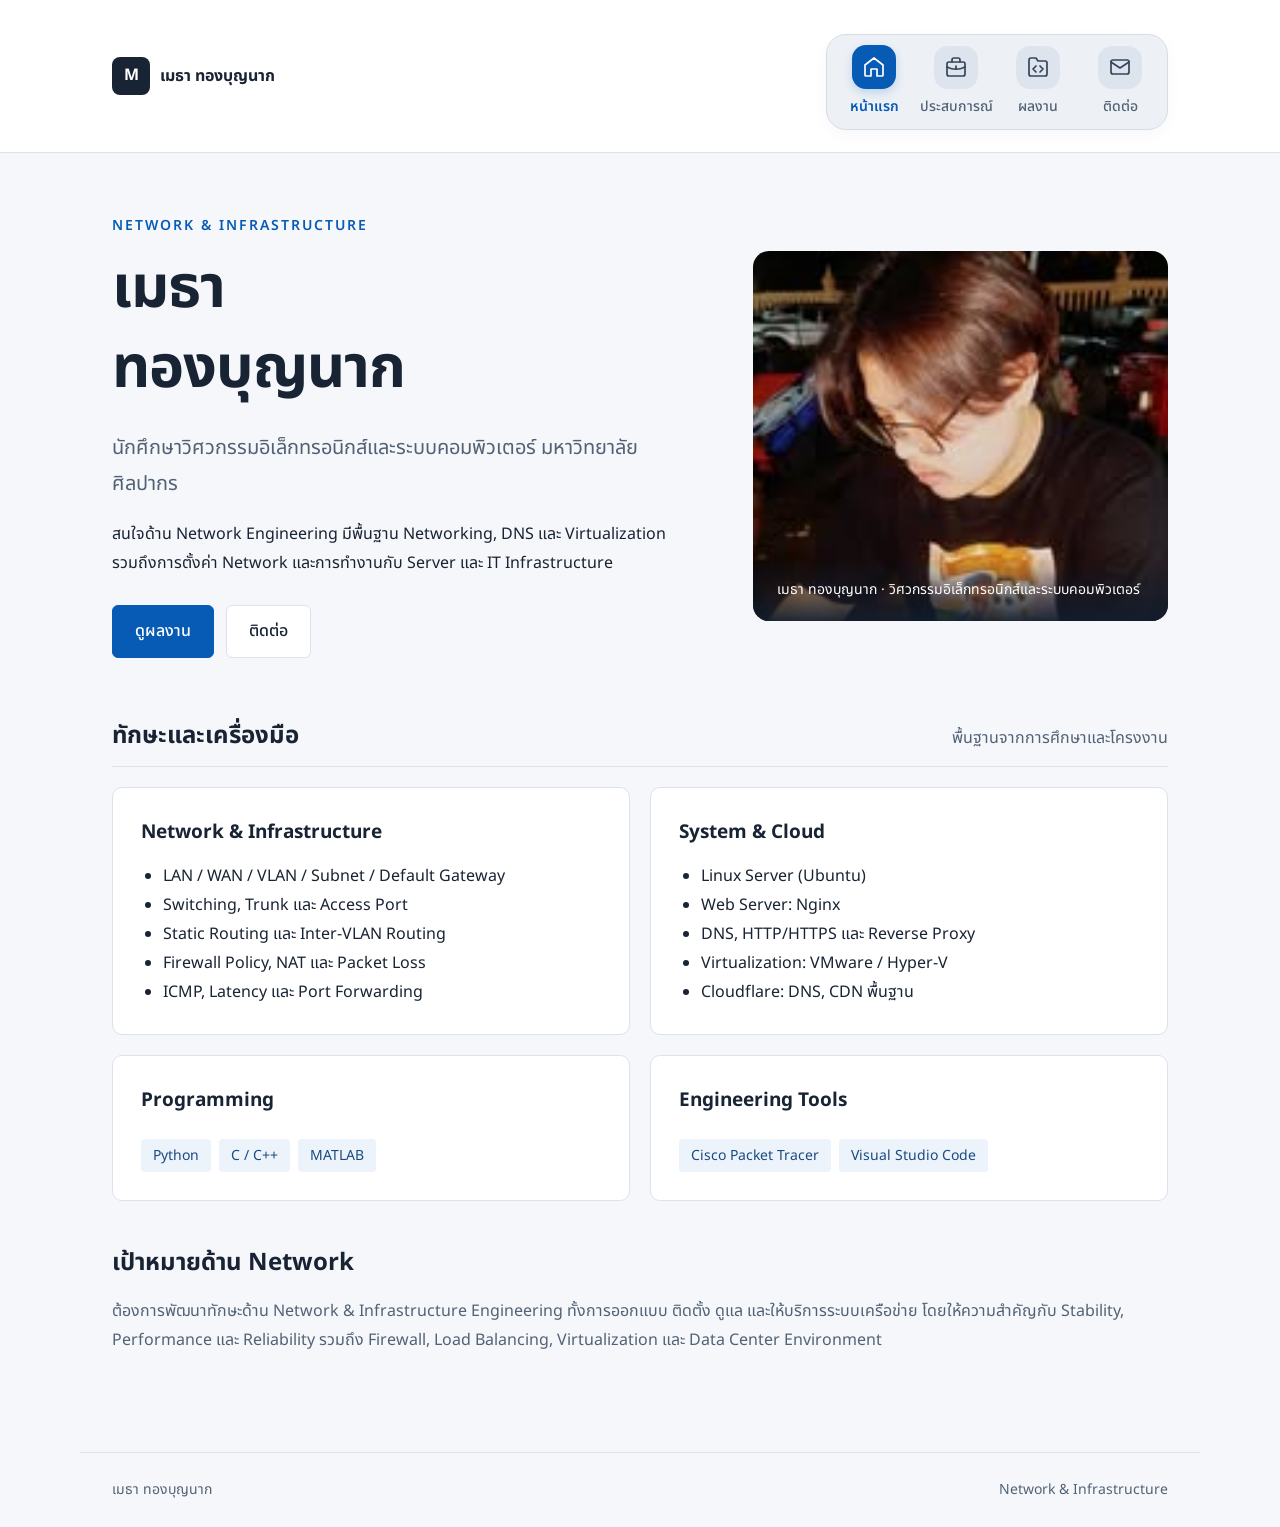
<file: index.html>
<!DOCTYPE html>
<html lang="th"><head><meta charset="UTF-8"><meta name="viewport" content="width=device-width, initial-scale=1"><meta name="description" content="Resume ของเมธา ทองบุญนาก นักศึกษาวิศวกรรมอิเล็กทรอนิกส์และระบบคอมพิวเตอร์ สนใจ Network และ Infrastructure"><title>หน้าแรก | เมธา ทองบุญนาก</title><link rel="icon" type="image/svg+xml" href="favicon.svg"><link rel="stylesheet" href="style.css"><script src="dock.js" defer></script></head><body><header><div class="header-inner"><a class="logo" href="index.html"><span aria-hidden="true">M</span>เมธา ทองบุญนาก</a><nav class="dock" aria-label="เมนูหลัก"><ul><li><a href="index.html" class="active" aria-current="page"><span class="dock-icon"><svg viewBox="0 0 24 24" fill="none" stroke="currentColor" stroke-width="1.7" stroke-linecap="round" stroke-linejoin="round" aria-hidden="true"><path d="m3 10 9-7 9 7v10a1 1 0 0 1-1 1h-5v-7H9v7H4a1 1 0 0 1-1-1z"/></svg></span><span class="dock-label">หน้าแรก</span></a></li><li><a href="experience.html"><span class="dock-icon"><svg viewBox="0 0 24 24" fill="none" stroke="currentColor" stroke-width="1.7" stroke-linecap="round" stroke-linejoin="round" aria-hidden="true"><rect x="3" y="7" width="18" height="14" rx="2"/><path d="M8 7V5a2 2 0 0 1 2-2h4a2 2 0 0 1 2 2v2M3 12a20 20 0 0 0 18 0M12 11v3"/></svg></span><span class="dock-label">ประสบการณ์</span></a></li><li><a href="projects.html"><span class="dock-icon"><svg viewBox="0 0 24 24" fill="none" stroke="currentColor" stroke-width="1.7" stroke-linecap="round" stroke-linejoin="round" aria-hidden="true"><path d="M3 7V5a2 2 0 0 1 2-2h5l2 3h7a2 2 0 0 1 2 2v11a2 2 0 0 1-2 2H5a2 2 0 0 1-2-2z"/><path d="m10 11-3 3 3 3m4-6 3 3-3 3"/></svg></span><span class="dock-label">ผลงาน</span></a></li><li><a href="contact.html"><span class="dock-icon"><svg viewBox="0 0 24 24" fill="none" stroke="currentColor" stroke-width="1.7" stroke-linecap="round" stroke-linejoin="round" aria-hidden="true"><rect x="3" y="5" width="18" height="14" rx="2"/><path d="m3 7 9 6 9-6"/></svg></span><span class="dock-label">ติดต่อ</span></a></li></ul></nav></div></header><main><section class="hero"><div><p class="eyebrow">NETWORK & INFRASTRUCTURE</p><h1>เมธา<br>ทองบุญนาก</h1><p class="lead">นักศึกษาวิศวกรรมอิเล็กทรอนิกส์และระบบคอมพิวเตอร์ มหาวิทยาลัยศิลปากร</p><p>สนใจด้าน Network Engineering มีพื้นฐาน Networking, DNS และ Virtualization รวมถึงการตั้งค่า Network และการทำงานกับ Server และ IT Infrastructure</p><div class="actions"><a class="button primary" href="projects.html">ดูผลงาน</a><a class="button" href="contact.html">ติดต่อ</a></div></div><div class="portrait"><img src="images/profile.jpg" alt="รูปโปรไฟล์ของเมธา ทองบุญนาก" width="160" height="160"><div class="portrait-label">เมธา ทองบุญนาก · วิศวกรรมอิเล็กทรอนิกส์และระบบคอมพิวเตอร์</div></div></section><section class="section"><div class="section-heading"><h2>ทักษะและเครื่องมือ</h2><span class="muted">พื้นฐานจากการศึกษาและโครงงาน</span></div><div class="grid"><article class="card"><h3>Network & Infrastructure</h3><ul><li>LAN / WAN / VLAN / Subnet / Default Gateway</li><li>Switching, Trunk และ Access Port</li><li>Static Routing และ Inter-VLAN Routing</li><li>Firewall Policy, NAT และ Packet Loss</li><li>ICMP, Latency และ Port Forwarding</li></ul></article><article class="card"><h3>System & Cloud</h3><ul><li>Linux Server (Ubuntu)</li><li>Web Server: Nginx</li><li>DNS, HTTP/HTTPS และ Reverse Proxy</li><li>Virtualization: VMware / Hyper-V</li><li>Cloudflare: DNS, CDN พื้นฐาน</li></ul></article><article class="card"><h3>Programming</h3><div class="tags"><span class="tag">Python</span><span class="tag">C / C++</span><span class="tag">MATLAB</span></div></article><article class="card"><h3>Engineering Tools</h3><div class="tags"><span class="tag">Cisco Packet Tracer</span><span class="tag">Visual Studio Code</span></div></article></div></section><section class="section"><h2>เป้าหมายด้าน Network</h2><p class="muted">ต้องการพัฒนาทักษะด้าน Network & Infrastructure Engineering ทั้งการออกแบบ ติดตั้ง ดูแล และให้บริการระบบเครือข่าย โดยให้ความสำคัญกับ Stability, Performance และ Reliability รวมถึง Firewall, Load Balancing, Virtualization และ Data Center Environment</p></section></main><footer><span>เมธา ทองบุญนาก</span><span>Network & Infrastructure</span></footer></body></html>
</file>
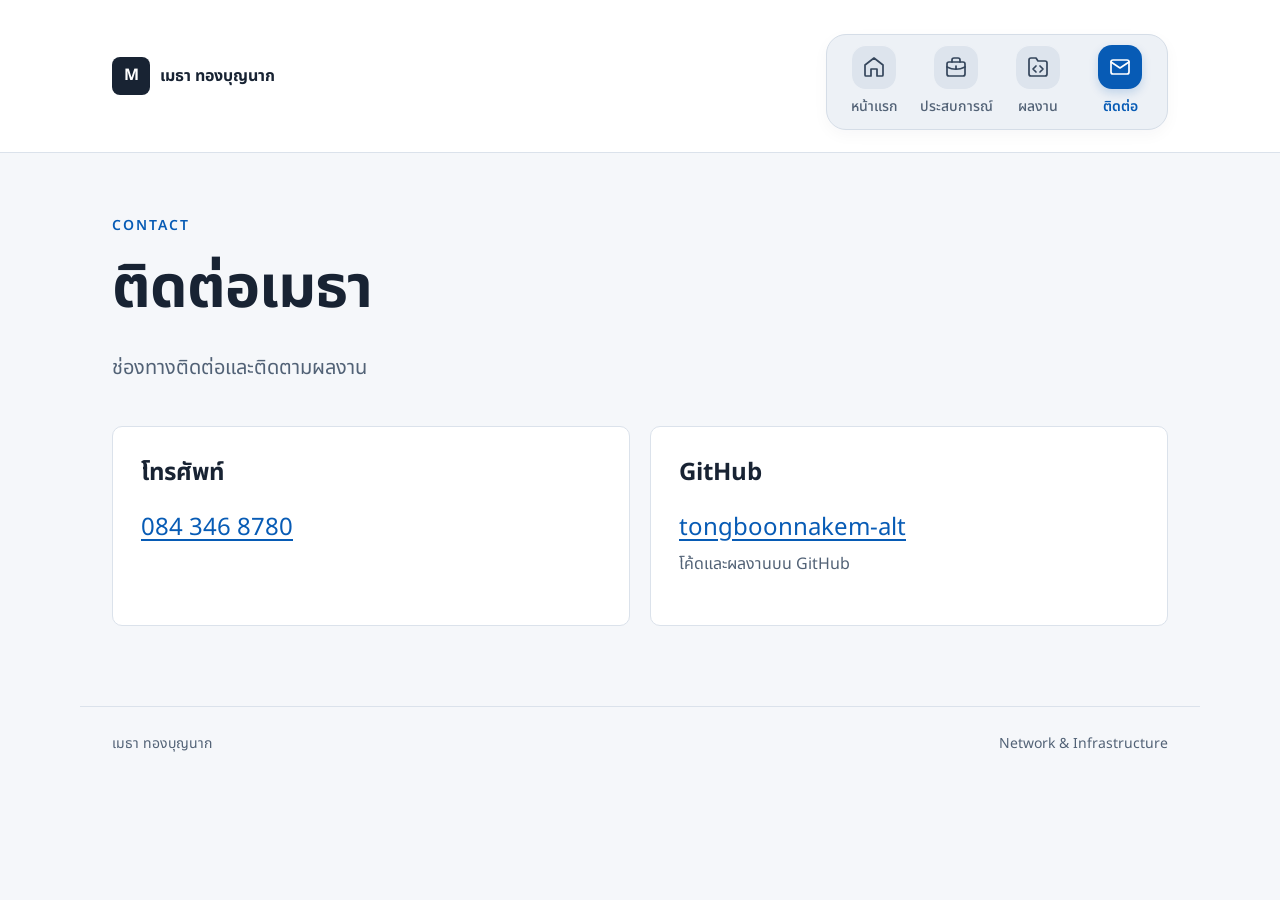
<file: contact.html>
<!DOCTYPE html>
<html lang="th"><head><meta charset="UTF-8"><meta name="viewport" content="width=device-width, initial-scale=1"><meta name="description" content="Resume ของเมธา ทองบุญนาก นักศึกษาวิศวกรรมอิเล็กทรอนิกส์และระบบคอมพิวเตอร์ สนใจ Network และ Infrastructure"><title>ติดต่อ | เมธา ทองบุญนาก</title><link rel="icon" type="image/svg+xml" href="favicon.svg"><link rel="stylesheet" href="style.css"><script src="dock.js" defer></script></head><body><header><div class="header-inner"><a class="logo" href="index.html"><span aria-hidden="true">M</span>เมธา ทองบุญนาก</a><nav class="dock" aria-label="เมนูหลัก"><ul><li><a href="index.html"><span class="dock-icon"><svg viewBox="0 0 24 24" fill="none" stroke="currentColor" stroke-width="1.7" stroke-linecap="round" stroke-linejoin="round" aria-hidden="true"><path d="m3 10 9-7 9 7v10a1 1 0 0 1-1 1h-5v-7H9v7H4a1 1 0 0 1-1-1z"/></svg></span><span class="dock-label">หน้าแรก</span></a></li><li><a href="experience.html"><span class="dock-icon"><svg viewBox="0 0 24 24" fill="none" stroke="currentColor" stroke-width="1.7" stroke-linecap="round" stroke-linejoin="round" aria-hidden="true"><rect x="3" y="7" width="18" height="14" rx="2"/><path d="M8 7V5a2 2 0 0 1 2-2h4a2 2 0 0 1 2 2v2M3 12a20 20 0 0 0 18 0M12 11v3"/></svg></span><span class="dock-label">ประสบการณ์</span></a></li><li><a href="projects.html"><span class="dock-icon"><svg viewBox="0 0 24 24" fill="none" stroke="currentColor" stroke-width="1.7" stroke-linecap="round" stroke-linejoin="round" aria-hidden="true"><path d="M3 7V5a2 2 0 0 1 2-2h5l2 3h7a2 2 0 0 1 2 2v11a2 2 0 0 1-2 2H5a2 2 0 0 1-2-2z"/><path d="m10 11-3 3 3 3m4-6 3 3-3 3"/></svg></span><span class="dock-label">ผลงาน</span></a></li><li><a href="contact.html" class="active" aria-current="page"><span class="dock-icon"><svg viewBox="0 0 24 24" fill="none" stroke="currentColor" stroke-width="1.7" stroke-linecap="round" stroke-linejoin="round" aria-hidden="true"><rect x="3" y="5" width="18" height="14" rx="2"/><path d="m3 7 9 6 9-6"/></svg></span><span class="dock-label">ติดต่อ</span></a></li></ul></nav></div></header><main><div class="intro"><p class="eyebrow">CONTACT</p><h1>ติดต่อเมธา</h1><p class="lead">ช่องทางติดต่อและติดตามผลงาน</p></div><div class="grid"><article class="card"><h2>โทรศัพท์</h2><a class="contact-link" href="tel:+66843468780">084 346 8780</a></article><article class="card"><h2>GitHub</h2><a class="contact-link" href="https://github.com/tongboonnakem-alt" target="_blank" rel="noopener noreferrer">tongboonnakem-alt</a><p class="muted">โค้ดและผลงานบน GitHub</p></article></div></main><footer><span>เมธา ทองบุญนาก</span><span>Network & Infrastructure</span></footer></body></html>
</file>
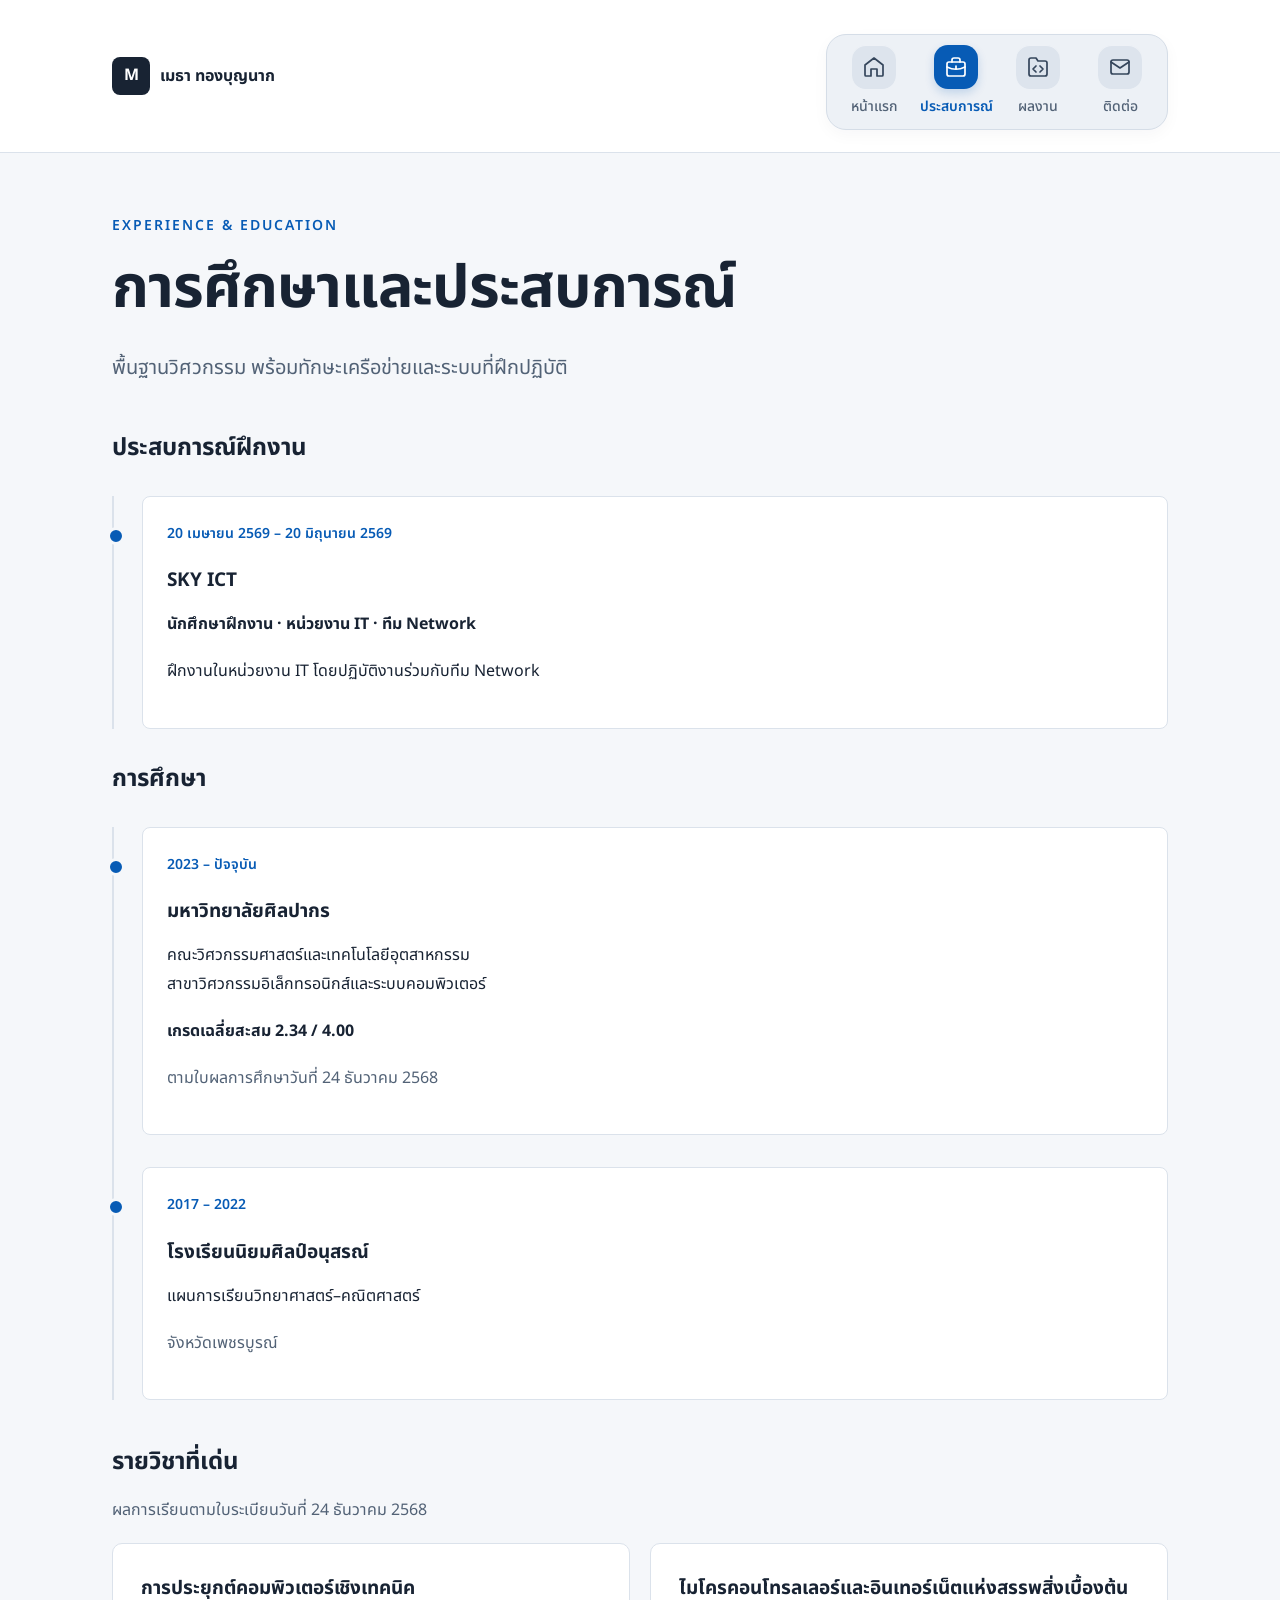
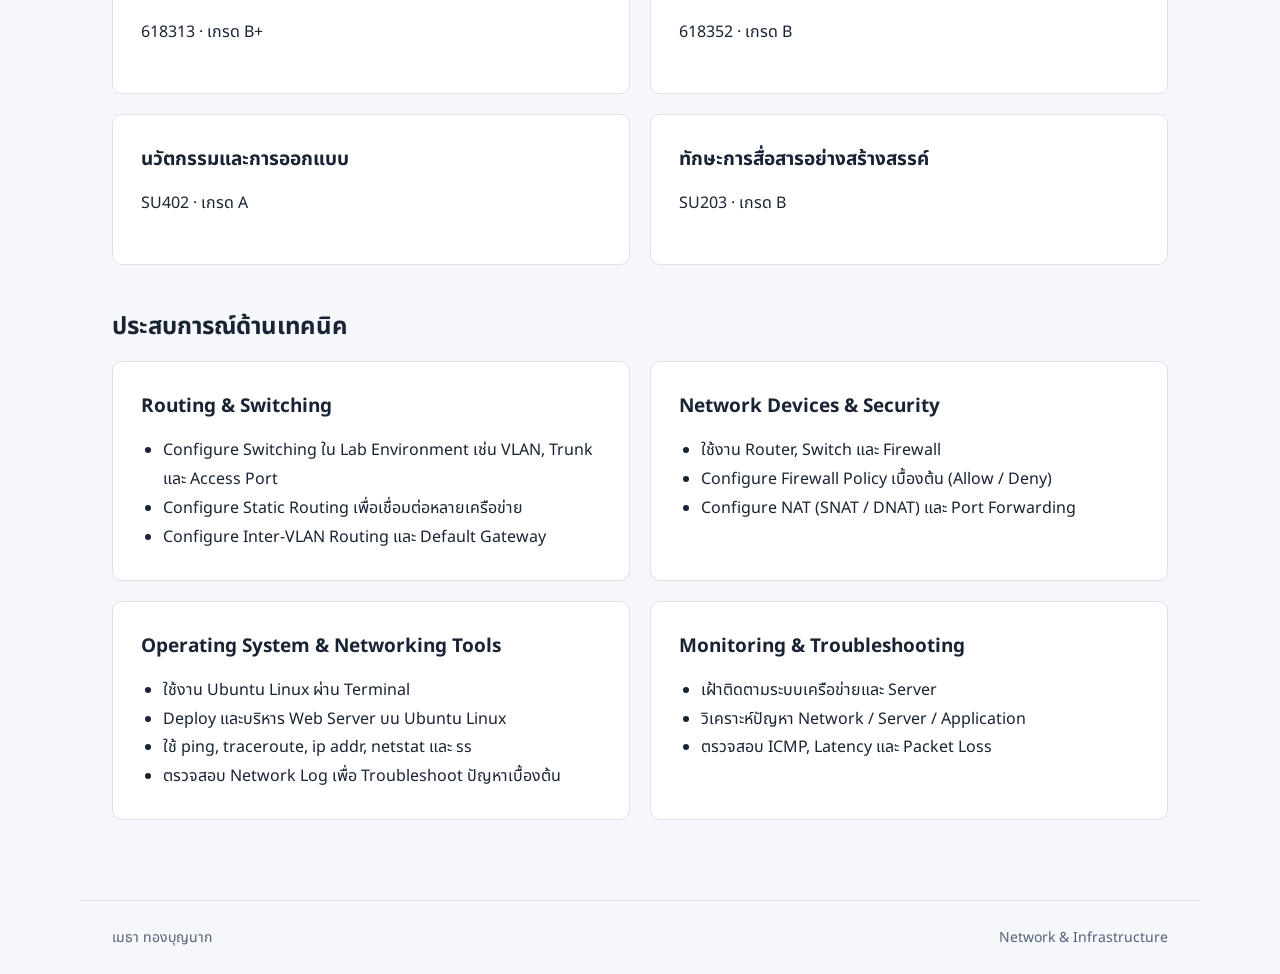
<file: experience.html>
<!DOCTYPE html>
<html lang="th"><head><meta charset="UTF-8"><meta name="viewport" content="width=device-width, initial-scale=1"><meta name="description" content="Resume ของเมธา ทองบุญนาก นักศึกษาวิศวกรรมอิเล็กทรอนิกส์และระบบคอมพิวเตอร์ สนใจ Network และ Infrastructure"><title>ประสบการณ์ | เมธา ทองบุญนาก</title><link rel="icon" type="image/svg+xml" href="favicon.svg"><link rel="stylesheet" href="style.css"><script src="dock.js" defer></script></head><body><header><div class="header-inner"><a class="logo" href="index.html"><span aria-hidden="true">M</span>เมธา ทองบุญนาก</a><nav class="dock" aria-label="เมนูหลัก"><ul><li><a href="index.html"><span class="dock-icon"><svg viewBox="0 0 24 24" fill="none" stroke="currentColor" stroke-width="1.7" stroke-linecap="round" stroke-linejoin="round" aria-hidden="true"><path d="m3 10 9-7 9 7v10a1 1 0 0 1-1 1h-5v-7H9v7H4a1 1 0 0 1-1-1z"/></svg></span><span class="dock-label">หน้าแรก</span></a></li><li><a href="experience.html" class="active" aria-current="page"><span class="dock-icon"><svg viewBox="0 0 24 24" fill="none" stroke="currentColor" stroke-width="1.7" stroke-linecap="round" stroke-linejoin="round" aria-hidden="true"><rect x="3" y="7" width="18" height="14" rx="2"/><path d="M8 7V5a2 2 0 0 1 2-2h4a2 2 0 0 1 2 2v2M3 12a20 20 0 0 0 18 0M12 11v3"/></svg></span><span class="dock-label">ประสบการณ์</span></a></li><li><a href="projects.html"><span class="dock-icon"><svg viewBox="0 0 24 24" fill="none" stroke="currentColor" stroke-width="1.7" stroke-linecap="round" stroke-linejoin="round" aria-hidden="true"><path d="M3 7V5a2 2 0 0 1 2-2h5l2 3h7a2 2 0 0 1 2 2v11a2 2 0 0 1-2 2H5a2 2 0 0 1-2-2z"/><path d="m10 11-3 3 3 3m4-6 3 3-3 3"/></svg></span><span class="dock-label">ผลงาน</span></a></li><li><a href="contact.html"><span class="dock-icon"><svg viewBox="0 0 24 24" fill="none" stroke="currentColor" stroke-width="1.7" stroke-linecap="round" stroke-linejoin="round" aria-hidden="true"><rect x="3" y="5" width="18" height="14" rx="2"/><path d="m3 7 9 6 9-6"/></svg></span><span class="dock-label">ติดต่อ</span></a></li></ul></nav></div></header><main><div class="intro"><p class="eyebrow">EXPERIENCE & EDUCATION</p><h1>การศึกษาและประสบการณ์</h1><p class="lead">พื้นฐานวิศวกรรม พร้อมทักษะเครือข่ายและระบบที่ฝึกปฏิบัติ</p></div><section class="section"><h2>ประสบการณ์ฝึกงาน</h2><div class="timeline"><article><p class="date">20 เมษายน 2569 – 20 มิถุนายน 2569</p><h3>SKY ICT</h3><p><strong>นักศึกษาฝึกงาน · หน่วยงาน IT · ทีม Network</strong></p><p>ฝึกงานในหน่วยงาน IT โดยปฏิบัติงานร่วมกับทีม Network</p></article></div></section><section><h2>การศึกษา</h2><div class="timeline"><article><p class="date">2023 – ปัจจุบัน</p><h3>มหาวิทยาลัยศิลปากร</h3><p>คณะวิศวกรรมศาสตร์และเทคโนโลยีอุตสาหกรรม<br>สาขาวิศวกรรมอิเล็กทรอนิกส์และระบบคอมพิวเตอร์</p><p><strong>เกรดเฉลี่ยสะสม 2.34 / 4.00</strong></p><p class="muted">ตามใบผลการศึกษาวันที่ 24 ธันวาคม 2568</p></article><article><p class="date">2017 – 2022</p><h3>โรงเรียนนิยมศิลป์อนุสรณ์</h3><p>แผนการเรียนวิทยาศาสตร์–คณิตศาสตร์</p><p class="muted">จังหวัดเพชรบูรณ์</p></article></div></section><section class="section"><h2>รายวิชาที่เด่น</h2><p class="muted">ผลการเรียนตามใบระเบียนวันที่ 24 ธันวาคม 2568</p><div class="grid"><article class="card"><h3>การประยุกต์คอมพิวเตอร์เชิงเทคนิค</h3><p>618313 · เกรด B+</p></article><article class="card"><h3>ไมโครคอนโทรลเลอร์และอินเทอร์เน็ตแห่งสรรพสิ่งเบื้องต้น</h3><p>618352 · เกรด B</p></article><article class="card"><h3>นวัตกรรมและการออกแบบ</h3><p>SU402 · เกรด A</p></article><article class="card"><h3>ทักษะการสื่อสารอย่างสร้างสรรค์</h3><p>SU203 · เกรด B</p></article></div></section><section class="section"><h2>ประสบการณ์ด้านเทคนิค</h2><div class="grid"><article class="card"><h3>Routing & Switching</h3><ul><li>Configure Switching ใน Lab Environment เช่น VLAN, Trunk และ Access Port</li><li>Configure Static Routing เพื่อเชื่อมต่อหลายเครือข่าย</li><li>Configure Inter-VLAN Routing และ Default Gateway</li></ul></article><article class="card"><h3>Network Devices & Security</h3><ul><li>ใช้งาน Router, Switch และ Firewall</li><li>Configure Firewall Policy เบื้องต้น (Allow / Deny)</li><li>Configure NAT (SNAT / DNAT) และ Port Forwarding</li></ul></article><article class="card"><h3>Operating System & Networking Tools</h3><ul><li>ใช้งาน Ubuntu Linux ผ่าน Terminal</li><li>Deploy และบริหาร Web Server บน Ubuntu Linux</li><li>ใช้ ping, traceroute, ip addr, netstat และ ss</li><li>ตรวจสอบ Network Log เพื่อ Troubleshoot ปัญหาเบื้องต้น</li></ul></article><article class="card"><h3>Monitoring & Troubleshooting</h3><ul><li>เฝ้าติดตามระบบเครือข่ายและ Server</li><li>วิเคราะห์ปัญหา Network / Server / Application</li><li>ตรวจสอบ ICMP, Latency และ Packet Loss</li></ul></article></div></section></main><footer><span>เมธา ทองบุญนาก</span><span>Network & Infrastructure</span></footer></body></html>
</file>
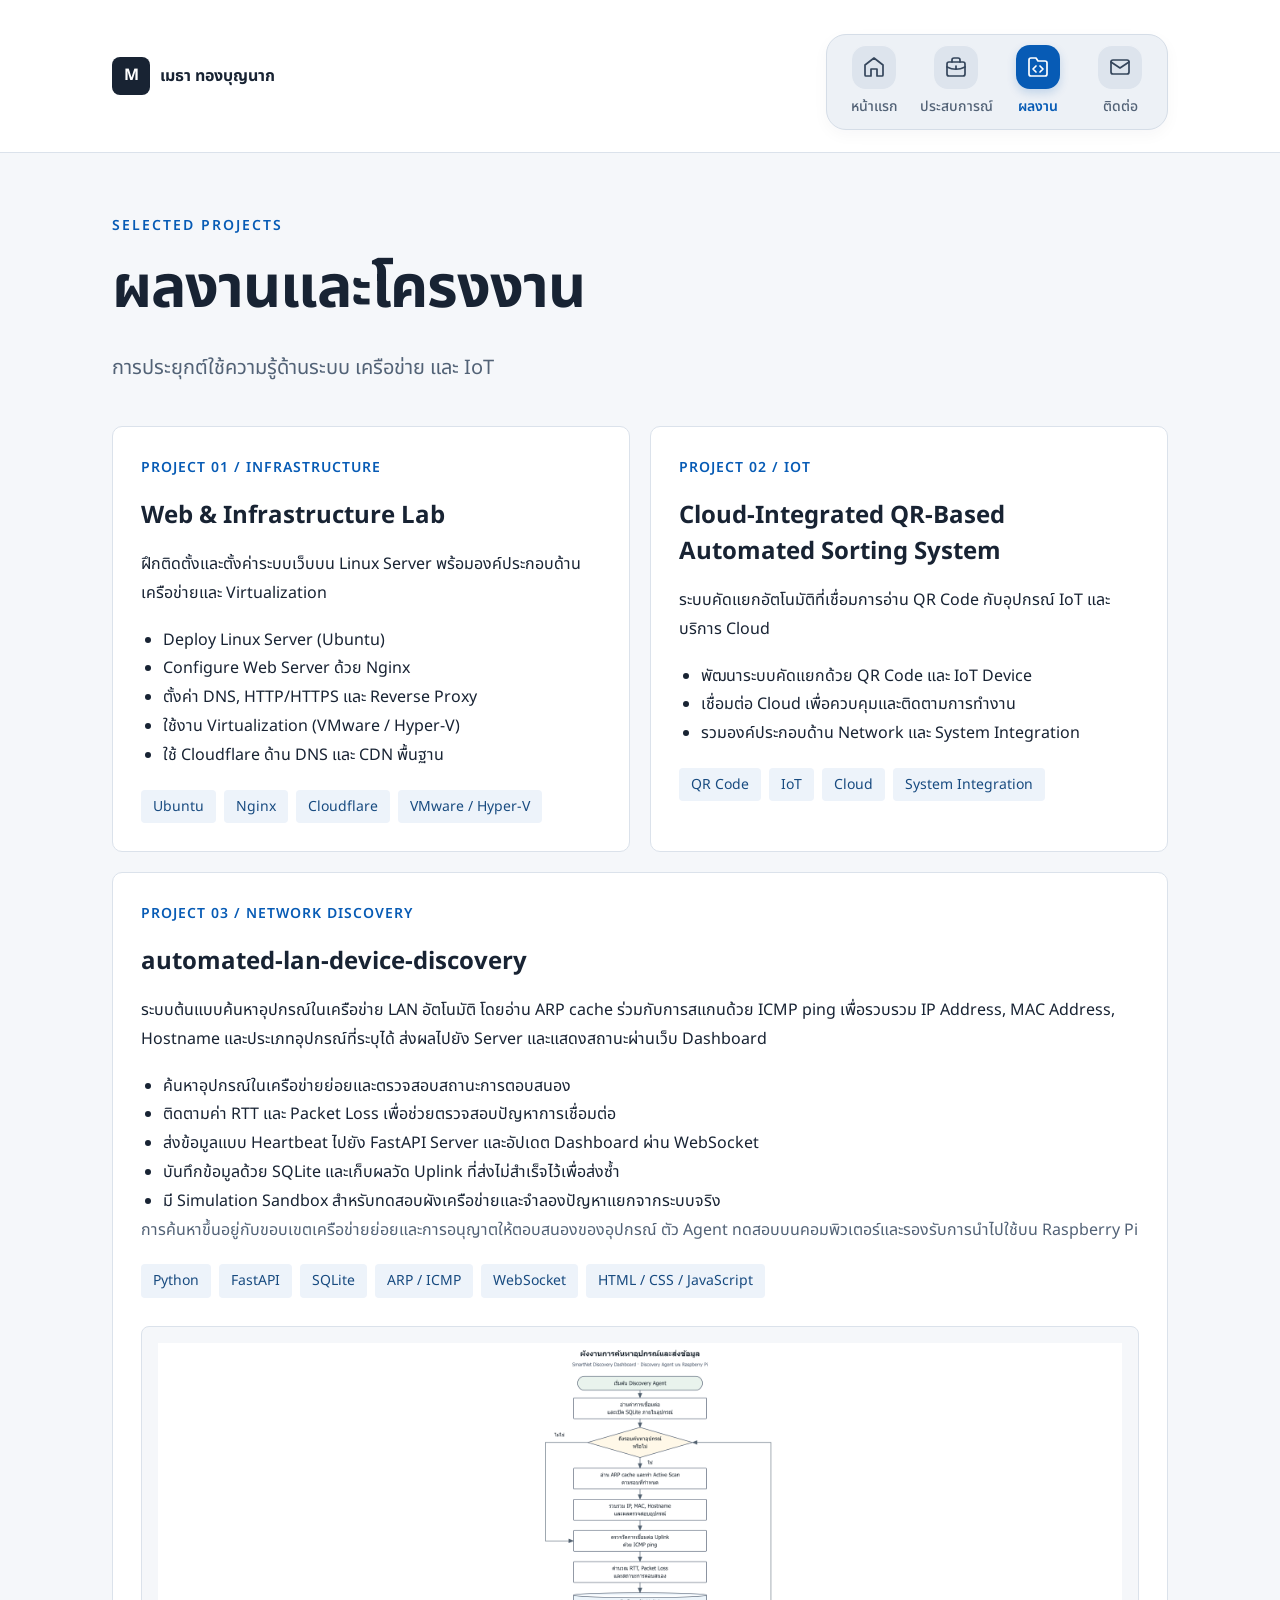
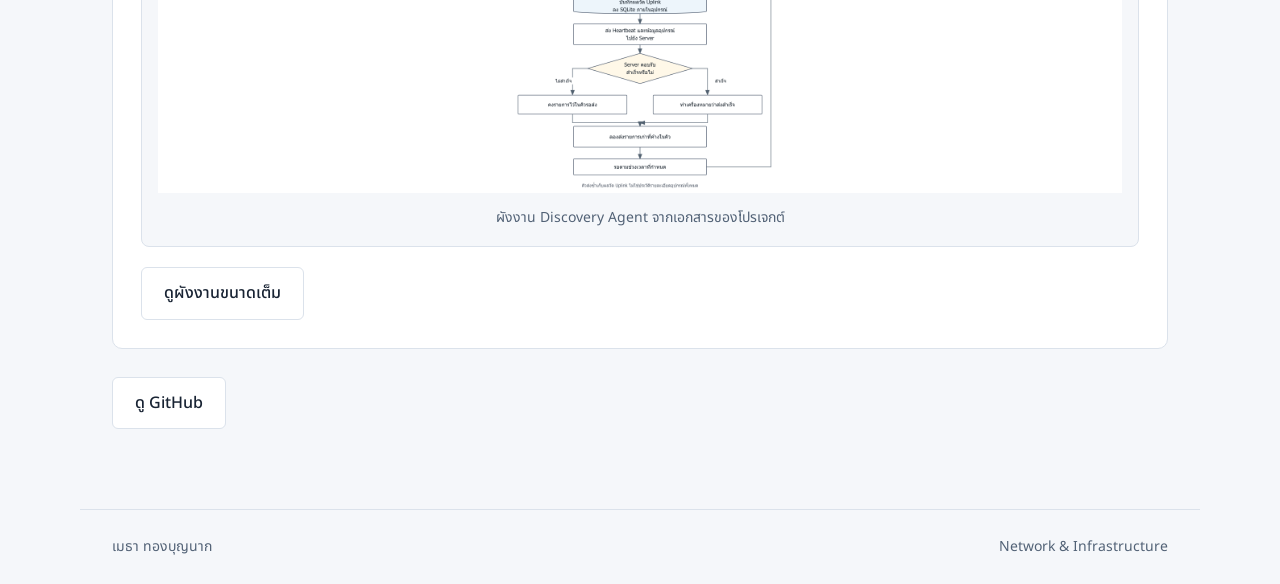
<file: projects.html>
<!DOCTYPE html>
<html lang="th"><head><meta charset="UTF-8"><meta name="viewport" content="width=device-width, initial-scale=1"><meta name="description" content="Resume ของเมธา ทองบุญนาก นักศึกษาวิศวกรรมอิเล็กทรอนิกส์และระบบคอมพิวเตอร์ สนใจ Network และ Infrastructure"><title>ผลงาน | เมธา ทองบุญนาก</title><link rel="icon" type="image/svg+xml" href="favicon.svg"><link rel="stylesheet" href="style.css"><script src="dock.js" defer></script></head><body><header><div class="header-inner"><a class="logo" href="index.html"><span aria-hidden="true">M</span>เมธา ทองบุญนาก</a><nav class="dock" aria-label="เมนูหลัก"><ul><li><a href="index.html"><span class="dock-icon"><svg viewBox="0 0 24 24" fill="none" stroke="currentColor" stroke-width="1.7" stroke-linecap="round" stroke-linejoin="round" aria-hidden="true"><path d="m3 10 9-7 9 7v10a1 1 0 0 1-1 1h-5v-7H9v7H4a1 1 0 0 1-1-1z"/></svg></span><span class="dock-label">หน้าแรก</span></a></li><li><a href="experience.html"><span class="dock-icon"><svg viewBox="0 0 24 24" fill="none" stroke="currentColor" stroke-width="1.7" stroke-linecap="round" stroke-linejoin="round" aria-hidden="true"><rect x="3" y="7" width="18" height="14" rx="2"/><path d="M8 7V5a2 2 0 0 1 2-2h4a2 2 0 0 1 2 2v2M3 12a20 20 0 0 0 18 0M12 11v3"/></svg></span><span class="dock-label">ประสบการณ์</span></a></li><li><a href="projects.html" class="active" aria-current="page"><span class="dock-icon"><svg viewBox="0 0 24 24" fill="none" stroke="currentColor" stroke-width="1.7" stroke-linecap="round" stroke-linejoin="round" aria-hidden="true"><path d="M3 7V5a2 2 0 0 1 2-2h5l2 3h7a2 2 0 0 1 2 2v11a2 2 0 0 1-2 2H5a2 2 0 0 1-2-2z"/><path d="m10 11-3 3 3 3m4-6 3 3-3 3"/></svg></span><span class="dock-label">ผลงาน</span></a></li><li><a href="contact.html"><span class="dock-icon"><svg viewBox="0 0 24 24" fill="none" stroke="currentColor" stroke-width="1.7" stroke-linecap="round" stroke-linejoin="round" aria-hidden="true"><rect x="3" y="5" width="18" height="14" rx="2"/><path d="m3 7 9 6 9-6"/></svg></span><span class="dock-label">ติดต่อ</span></a></li></ul></nav></div></header><main><div class="intro"><p class="eyebrow">SELECTED PROJECTS</p><h1>ผลงานและโครงงาน</h1><p class="lead">การประยุกต์ใช้ความรู้ด้านระบบ เครือข่าย และ IoT</p></div><div class="grid"><article class="card"><p class="project-number">PROJECT 01 / INFRASTRUCTURE</p><h2>Web & Infrastructure Lab</h2><p>ฝึกติดตั้งและตั้งค่าระบบเว็บบน Linux Server พร้อมองค์ประกอบด้านเครือข่ายและ Virtualization</p><ul><li>Deploy Linux Server (Ubuntu)</li><li>Configure Web Server ด้วย Nginx</li><li>ตั้งค่า DNS, HTTP/HTTPS และ Reverse Proxy</li><li>ใช้งาน Virtualization (VMware / Hyper-V)</li><li>ใช้ Cloudflare ด้าน DNS และ CDN พื้นฐาน</li></ul><div class="tags"><span class="tag">Ubuntu</span><span class="tag">Nginx</span><span class="tag">Cloudflare</span><span class="tag">VMware / Hyper-V</span></div></article><article class="card"><p class="project-number">PROJECT 02 / IOT</p><h2>Cloud-Integrated QR-Based Automated Sorting System</h2><p>ระบบคัดแยกอัตโนมัติที่เชื่อมการอ่าน QR Code กับอุปกรณ์ IoT และบริการ Cloud</p><ul><li>พัฒนาระบบคัดแยกด้วย QR Code และ IoT Device</li><li>เชื่อมต่อ Cloud เพื่อควบคุมและติดตามการทำงาน</li><li>รวมองค์ประกอบด้าน Network และ System Integration</li></ul><div class="tags"><span class="tag">QR Code</span><span class="tag">IoT</span><span class="tag">Cloud</span><span class="tag">System Integration</span></div></article><article class="card lan-project"><p class="project-number">PROJECT 03 / NETWORK DISCOVERY</p><h2>automated-lan-device-discovery</h2><p>ระบบต้นแบบค้นหาอุปกรณ์ในเครือข่าย LAN อัตโนมัติ โดยอ่าน ARP cache ร่วมกับการสแกนด้วย ICMP ping เพื่อรวบรวม IP Address, MAC Address, Hostname และประเภทอุปกรณ์ที่ระบุได้ ส่งผลไปยัง Server และแสดงสถานะผ่านเว็บ Dashboard</p><ul><li>ค้นหาอุปกรณ์ในเครือข่ายย่อยและตรวจสอบสถานะการตอบสนอง</li><li>ติดตามค่า RTT และ Packet Loss เพื่อช่วยตรวจสอบปัญหาการเชื่อมต่อ</li><li>ส่งข้อมูลแบบ Heartbeat ไปยัง FastAPI Server และอัปเดต Dashboard ผ่าน WebSocket</li><li>บันทึกข้อมูลด้วย SQLite และเก็บผลวัด Uplink ที่ส่งไม่สำเร็จไว้เพื่อส่งซ้ำ</li><li>มี Simulation Sandbox สำหรับทดสอบผังเครือข่ายและจำลองปัญหาแยกจากระบบจริง</li></ul><p class="muted">การค้นหาขึ้นอยู่กับขอบเขตเครือข่ายย่อยและการอนุญาตให้ตอบสนองของอุปกรณ์ ตัว Agent ทดสอบบนคอมพิวเตอร์และรองรับการนำไปใช้บน Raspberry Pi</p><div class="tags"><span class="tag">Python</span><span class="tag">FastAPI</span><span class="tag">SQLite</span><span class="tag">ARP / ICMP</span><span class="tag">WebSocket</span><span class="tag">HTML / CSS / JavaScript</span></div><figure class="project-figure"><a href="images/lan-discovery-flowchart.png" target="_blank" rel="noopener noreferrer"><img src="images/lan-discovery-flowchart.png" alt="ผังงาน Discovery Agent ตั้งแต่ค้นหาอุปกรณ์ วัดการเชื่อมต่อ และส่งข้อมูลไป Server" width="2800" height="4480" loading="lazy"></a><figcaption>ผังงาน Discovery Agent จากเอกสารของโปรเจกต์</figcaption></figure><a class="button" href="images/lan-discovery-flowchart.png" target="_blank" rel="noopener noreferrer">ดูผังงานขนาดเต็ม</a></article></div><div class="actions"><a class="button" href="https://github.com/tongboonnakem-alt" target="_blank" rel="noopener noreferrer">ดู GitHub</a></div></main><footer><span>เมธา ทองบุญนาก</span><span>Network & Infrastructure</span></footer></body></html>
</file>
<file: style.css>
@import url('https://fonts.googleapis.com/css2?family=Noto+Sans+Thai:wght@400;500;600;700&display=swap');
:root{--bg:#f5f7fa;--ink:#182333;--muted:#526276;--blue:#075bb5;--line:#dbe2eb;--white:#fff}*{box-sizing:border-box}body{margin:0;background:var(--bg);color:var(--ink);font-family:'Noto Sans Thai',Tahoma,sans-serif;font-size:16px;line-height:1.8}a{color:var(--blue);text-underline-offset:4px}a:focus-visible{outline:3px solid #e89b24;outline-offset:5px}header{background:#fff;border-bottom:1px solid var(--line)}.header-inner{max-width:1120px;margin:auto;padding:22px 32px;display:flex;align-items:center;justify-content:space-between;gap:24px}.logo{font-weight:700;color:var(--ink);text-decoration:none}.logo span{display:inline-grid;place-items:center;background:var(--ink);color:white;width:38px;height:38px;margin-right:10px;border-radius:8px}nav ul{display:flex;gap:24px;list-style:none;margin:0;padding:0}nav a{color:var(--muted);text-decoration:none;font-size:15px;padding:8px 0;display:block}nav a.active{color:var(--blue);border-bottom:2px solid var(--blue);font-weight:600}main{max-width:1120px;margin:auto;padding:60px 32px 80px}.eyebrow{font-size:14px;letter-spacing:2px;color:var(--blue);font-weight:600;margin:0 0 12px}h1{font-size:clamp(2rem,5vw,3.7rem);line-height:1.35;letter-spacing:-1px;margin:0 0 20px}h2{font-size:24px;line-height:1.5;margin:0 0 16px}h3{font-size:19px;margin:0 0 12px}p{margin:0 0 18px}.muted{color:var(--muted)}.hero{display:grid;grid-template-columns:1.4fr 1fr;gap:60px;align-items:center;margin-bottom:60px}.portrait{background:#182333;border-radius:16px;overflow:hidden;position:relative;min-height:330px;display:grid;place-items:center}.portrait img{width:100%;height:370px;object-fit:cover;image-rendering:auto}.portrait-label{position:absolute;bottom:0;left:0;right:0;padding:18px 24px;background:linear-gradient(transparent,#111d2deb);color:white;font-size:14px}.lead{font-size:20px;color:var(--muted);max-width:640px}.actions{display:flex;flex-wrap:wrap;gap:12px;margin-top:28px}.button{display:inline-block;padding:11px 22px;border:1px solid var(--line);border-radius:6px;text-decoration:none;background:white;color:var(--ink);font-weight:500}.button.primary{background:var(--blue);color:white;border-color:var(--blue)}.section{margin-top:44px}.section-heading{display:flex;align-items:baseline;justify-content:space-between;gap:16px;margin-bottom:20px;border-bottom:1px solid var(--line);padding-bottom:12px}.section-heading h2{margin:0}.grid{display:grid;grid-template-columns:repeat(2,minmax(0,1fr));gap:20px}.card{padding:28px;background:var(--white);border:1px solid var(--line);border-radius:10px}.card ul{padding-left:22px;margin:0}.tags{display:flex;flex-wrap:wrap;gap:8px;margin-top:20px}.tag{font-size:14px;background:#edf3fa;color:#184b80;padding:4px 12px;border-radius:4px}.timeline{border-left:2px solid var(--line);padding-left:28px;margin-top:30px}.timeline article{position:relative;margin:0 0 32px;padding:24px;background:white;border:1px solid var(--line);border-radius:8px}.timeline article:before{content:'';position:absolute;left:-36px;top:30px;width:12px;height:12px;border-radius:50%;background:var(--blue);border:3px solid var(--bg)}.date{color:var(--blue);font-size:14px;font-weight:600}.project-number{font-size:14px;color:var(--blue);font-weight:600;letter-spacing:1px;margin-bottom:18px}.contact-link{font-size:clamp(1.1rem,3vw,1.5rem);overflow-wrap:anywhere}.intro{max-width:760px;margin-bottom:40px}footer{border-top:1px solid var(--line);color:var(--muted);font-size:14px;padding:24px 32px;max-width:1120px;margin:auto;display:flex;justify-content:space-between;gap:20px}.pending{background:#fff9ed;border:1px solid #eedab3;padding:16px 20px;border-radius:8px;color:#75541e}.pending p:last-child{margin:0}@media(max-width:700px){.header-inner{padding:16px 20px;display:block}nav ul{gap:20px;flex-wrap:wrap;margin-top:12px}main{padding:36px 20px 50px}.hero{grid-template-columns:1fr;gap:28px;margin-bottom:36px}.portrait{min-height:0;max-width:420px}.portrait img{height:300px}.grid{grid-template-columns:1fr}.card{padding:22px}.section-heading{display:block}.lead{font-size:18px}footer{padding:20px;display:block}.timeline{padding-left:22px}.timeline article:before{left:-30px}}
/* Shared dock navigation for all four pages. */
.header-inner{min-height:132px;gap:24px}
.dock{flex-shrink:0;max-width:100%;padding-top:12px}
.dock ul{display:flex;flex-wrap:nowrap;align-items:flex-end;gap:4px;margin:0;padding:10px 8px 6px;background:#edf1f6;border:1px solid #d5dde7;border-radius:20px;box-shadow:0 5px 16px #18233309}
.dock li{flex:1;min-width:0}
.dock a{position:relative;display:flex;flex-direction:column;align-items:center;gap:6px;width:78px;padding:0 3px 4px;color:#526276;text-decoration:none;border:0;border-radius:12px;font-weight:500}
.dock-icon{display:grid;place-items:center;width:44px;height:44px;background:#dde4ed;border-radius:14px;color:#34455b;transform:translateY(calc((var(--dock-scale,1) - 1) * -12px)) scale(var(--dock-scale,1));transform-origin:center bottom;transition:transform 180ms cubic-bezier(.2,.7,.3,1),background 180ms,color 180ms;box-shadow:inset 0 1px 0 #ffffff80}
.dock-icon svg{width:24px;height:24px}
.dock-label{font-size:14px;line-height:1.7;white-space:nowrap}
.dock a.active{border:0;color:var(--blue);font-weight:600}
.dock a.active .dock-icon{background:var(--blue);color:white;box-shadow:0 4px 10px #075bb530}
.dock a:hover .dock-icon{background:#ccd9eb}
.dock a.active:hover .dock-icon{background:#064b96}
.dock a:focus-visible{outline:3px solid #e89b24;outline-offset:5px}
.dock a:focus-visible .dock-icon{transform:translateY(-5px) scale(1.12)}
@media(max-width:700px){.header-inner{min-height:0}.dock{padding-top:22px;width:max-content;margin:auto}.dock ul{margin:0;gap:2px;padding:10px 6px 6px}.dock a{width:70px}.dock-icon{width:42px;height:42px}}
@media(max-width:359px){.dock a{width:61px}.dock ul{gap:0}.dock-label{font-size:14px}}
@media(prefers-reduced-motion:reduce){.dock-icon{transition:none;transform:none!important}}
@media(hover:none){.dock-icon{transform:none}}
.lan-project{grid-column:1/-1}.lan-project h2{overflow-wrap:anywhere}.project-figure{margin:28px 0 20px;padding:16px;background:#f5f7fa;border:1px solid var(--line);border-radius:8px;text-align:center}.project-figure img{display:block;width:100%;height:auto;max-height:450px;object-fit:contain;background:white}.project-figure figcaption{font-size:14px;color:var(--muted);margin-top:12px}
</file>
